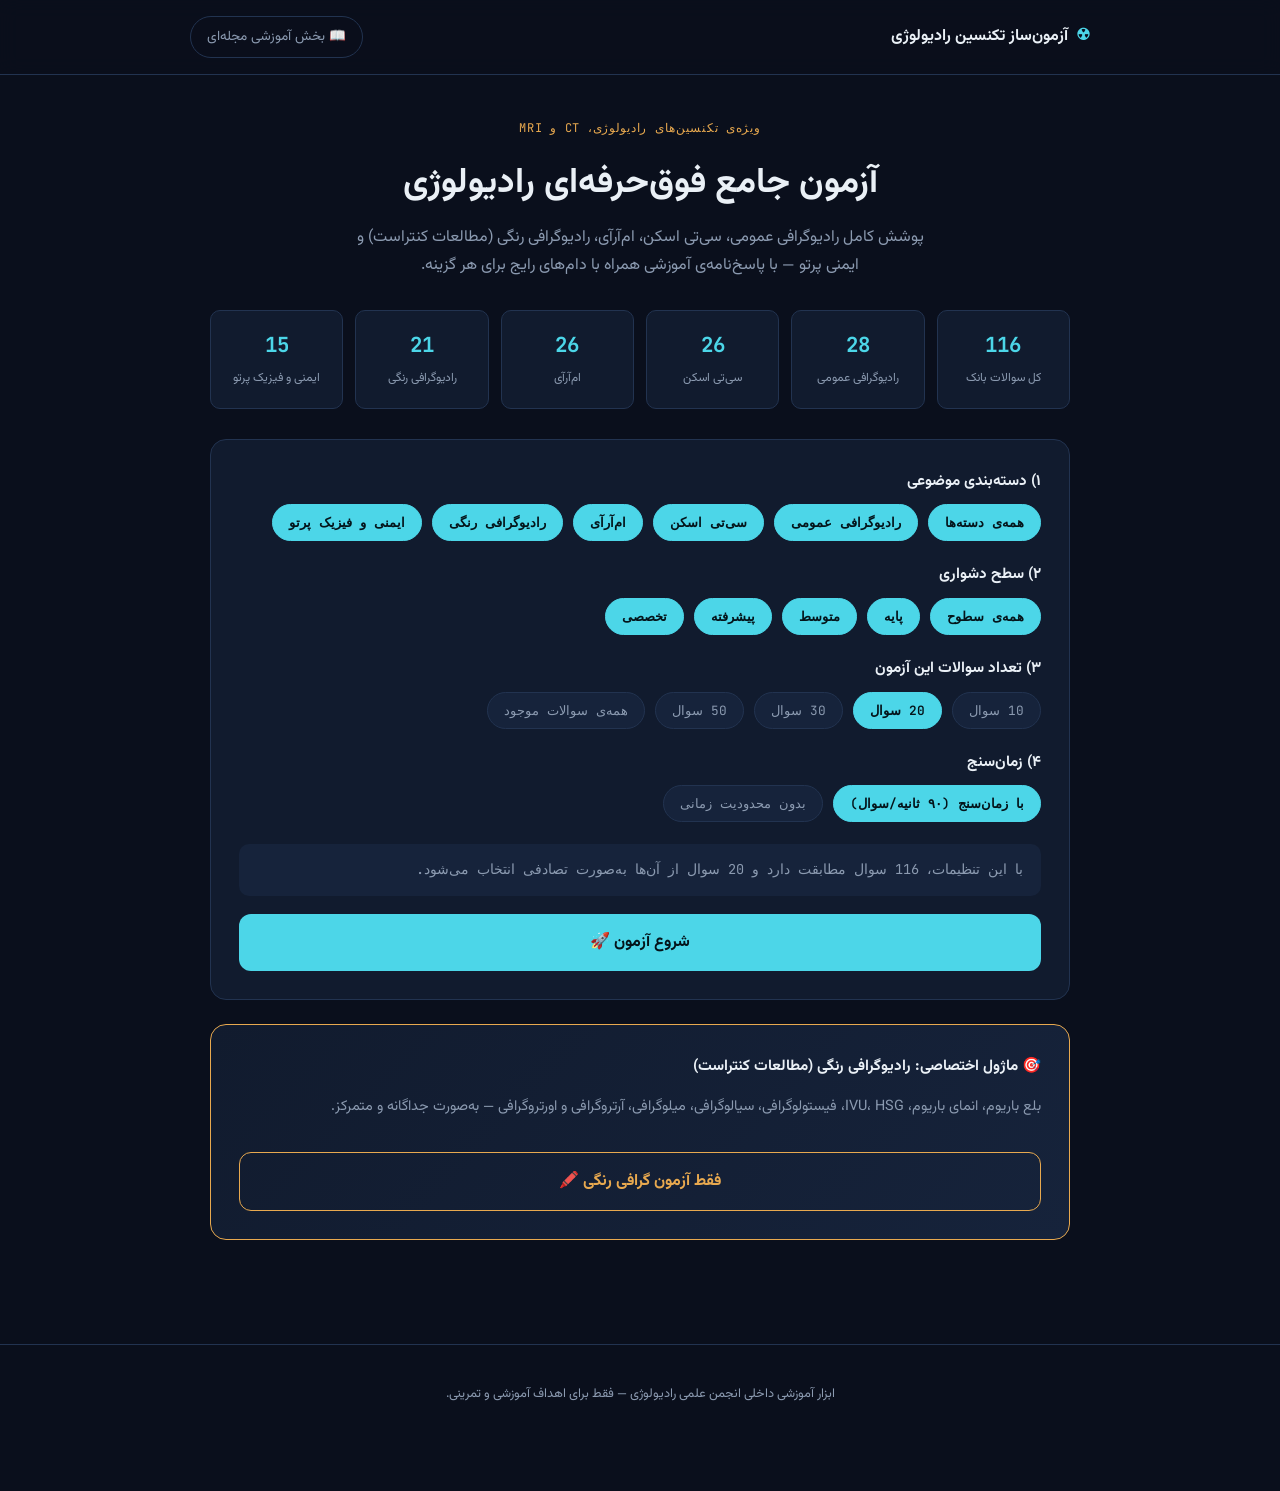
<file: exam.html>
<!DOCTYPE html>
<html lang="fa" dir="rtl">
<head>
<meta charset="UTF-8">
<meta name="viewport" content="width=device-width, initial-scale=1.0">
<title>آزمون‌ساز تکنسین‌های رادیولوژی | CT · MRI · رادیوگرافی · گرافی رنگی</title>
<link rel="preconnect" href="https://fonts.googleapis.com">
<link rel="preconnect" href="https://fonts.gstatic.com" crossorigin>
<link href="https://fonts.googleapis.com/css2?family=Vazirmatn:wght@400;500;600;700;800&family=JetBrains+Mono:wght@400;500&display=swap" rel="stylesheet">
<link rel="stylesheet" href="exam.css">
</head>
<body>

<header class="exam-header">
  <div class="exam-header-inner">
    <a href="../index.html" class="exam-brand"><span class="exam-brand-mark">☢</span> آزمون‌ساز تکنسین رادیولوژی</a>
    <a href="../education/magazine.html" class="exam-nav-link">📖 بخش آموزشی مجله‌ای</a>
  </div>
</header>

<main>

  <!-- ============ SETUP SCREEN ============ -->
  <section id="setupScreen" class="exam-section">
    <div class="setup-hero">
      <span class="setup-eyebrow">ویژه‌ی تکنسین‌های رادیولوژی، CT و MRI</span>
      <h1>آزمون جامع فوق‌حرفه‌ای رادیولوژی</h1>
      <p>پوشش کامل رادیوگرافی عمومی، سی‌تی اسکن، ام‌آرآی، رادیوگرافی رنگی (مطالعات کنتراست) و ایمنی پرتو — با پاسخ‌نامه‌ی آموزشی همراه با دام‌های رایج برای هر گزینه.</p>
    </div>

    <div class="setup-stats" id="bankStats"></div>

    <div class="setup-card">
      <h3>۱) دسته‌بندی موضوعی</h3>
      <div class="chip-row" id="categoryChips"></div>

      <h3>۲) سطح دشواری</h3>
      <div class="chip-row" id="difficultyChips"></div>

      <h3>۳) تعداد سوالات این آزمون</h3>
      <div class="chip-row" id="countChips"></div>

      <h3>۴) زمان‌سنج</h3>
      <div class="chip-row" id="timerChips"></div>

      <div class="setup-summary" id="setupSummary"></div>
      <button class="btn-start" id="startExamBtn">شروع آزمون 🚀</button>
    </div>

    <div class="setup-card contrast-highlight">
      <h3>🎯 ماژول اختصاصی: رادیوگرافی رنگی (مطالعات کنتراست)</h3>
      <p>بلع باریوم، انمای باریوم، IVU، HSG، فیستولوگرافی، سیالوگرافی، میلوگرافی، آرتروگرافی و اورتروگرافی — به‌صورت جداگانه و متمرکز.</p>
      <button class="btn-start btn-outline" id="startContrastBtn">فقط آزمون گرافی رنگی 🖍️</button>
    </div>
  </section>

  <!-- ============ EXAM SCREEN ============ -->
  <section id="examScreen" class="exam-section" style="display:none">
    <div class="exam-topbar">
      <div class="exam-progress-wrap">
        <div class="exam-progress-bar"><div class="exam-progress-fill" id="progressFill"></div></div>
        <span id="progressLabel">سوال ۱ از ۱۰</span>
      </div>
      <div class="exam-timer" id="examTimer">۰۰:۰۰</div>
    </div>

    <div class="question-card">
      <div class="question-meta">
        <span class="q-tag" id="qCategoryTag"></span>
        <span class="q-tag q-difficulty" id="qDifficultyTag"></span>
      </div>
      <h2 class="question-text" id="questionText"></h2>
      <div class="options-list" id="optionsList"></div>
    </div>

    <div class="exam-nav">
      <button class="btn-nav" id="prevBtn">‹ قبلی</button>
      <button class="btn-nav flag" id="flagBtn">🚩 علامت‌گذاری برای مرور</button>
      <button class="btn-nav" id="nextBtn">بعدی ›</button>
    </div>

    <button class="btn-submit" id="submitExamBtn">پایان آزمون و مشاهده‌ی نتیجه</button>

    <div class="question-jump" id="questionJump"></div>
  </section>

  <!-- ============ RESULTS SCREEN ============ -->
  <section id="resultsScreen" class="exam-section" style="display:none">
    <div class="result-summary" id="resultSummary"></div>
    <div class="result-breakdown" id="resultBreakdown"></div>
    <button class="btn-start" id="retryBtn">آزمون جدید</button>

    <h2 class="answer-key-title">📘 پاسخ‌نامه‌ی آموزشی کامل</h2>
    <p class="answer-key-desc">برای هر سوال، دلیل صحیح‌بودن پاسخ درست و دام‌های رایج هر گزینه‌ی غلط توضیح داده شده است.</p>
    <div id="answerKeyList"></div>
  </section>

</main>

<footer class="exam-footer">
  <p>ابزار آموزشی داخلی انجمن علمی رادیولوژی — فقط برای اهداف آموزشی و تمرینی.</p>
</footer>

<script src="exam-data.js"></script>
<script src="exam.js"></script>
</body>
</html>
</file>
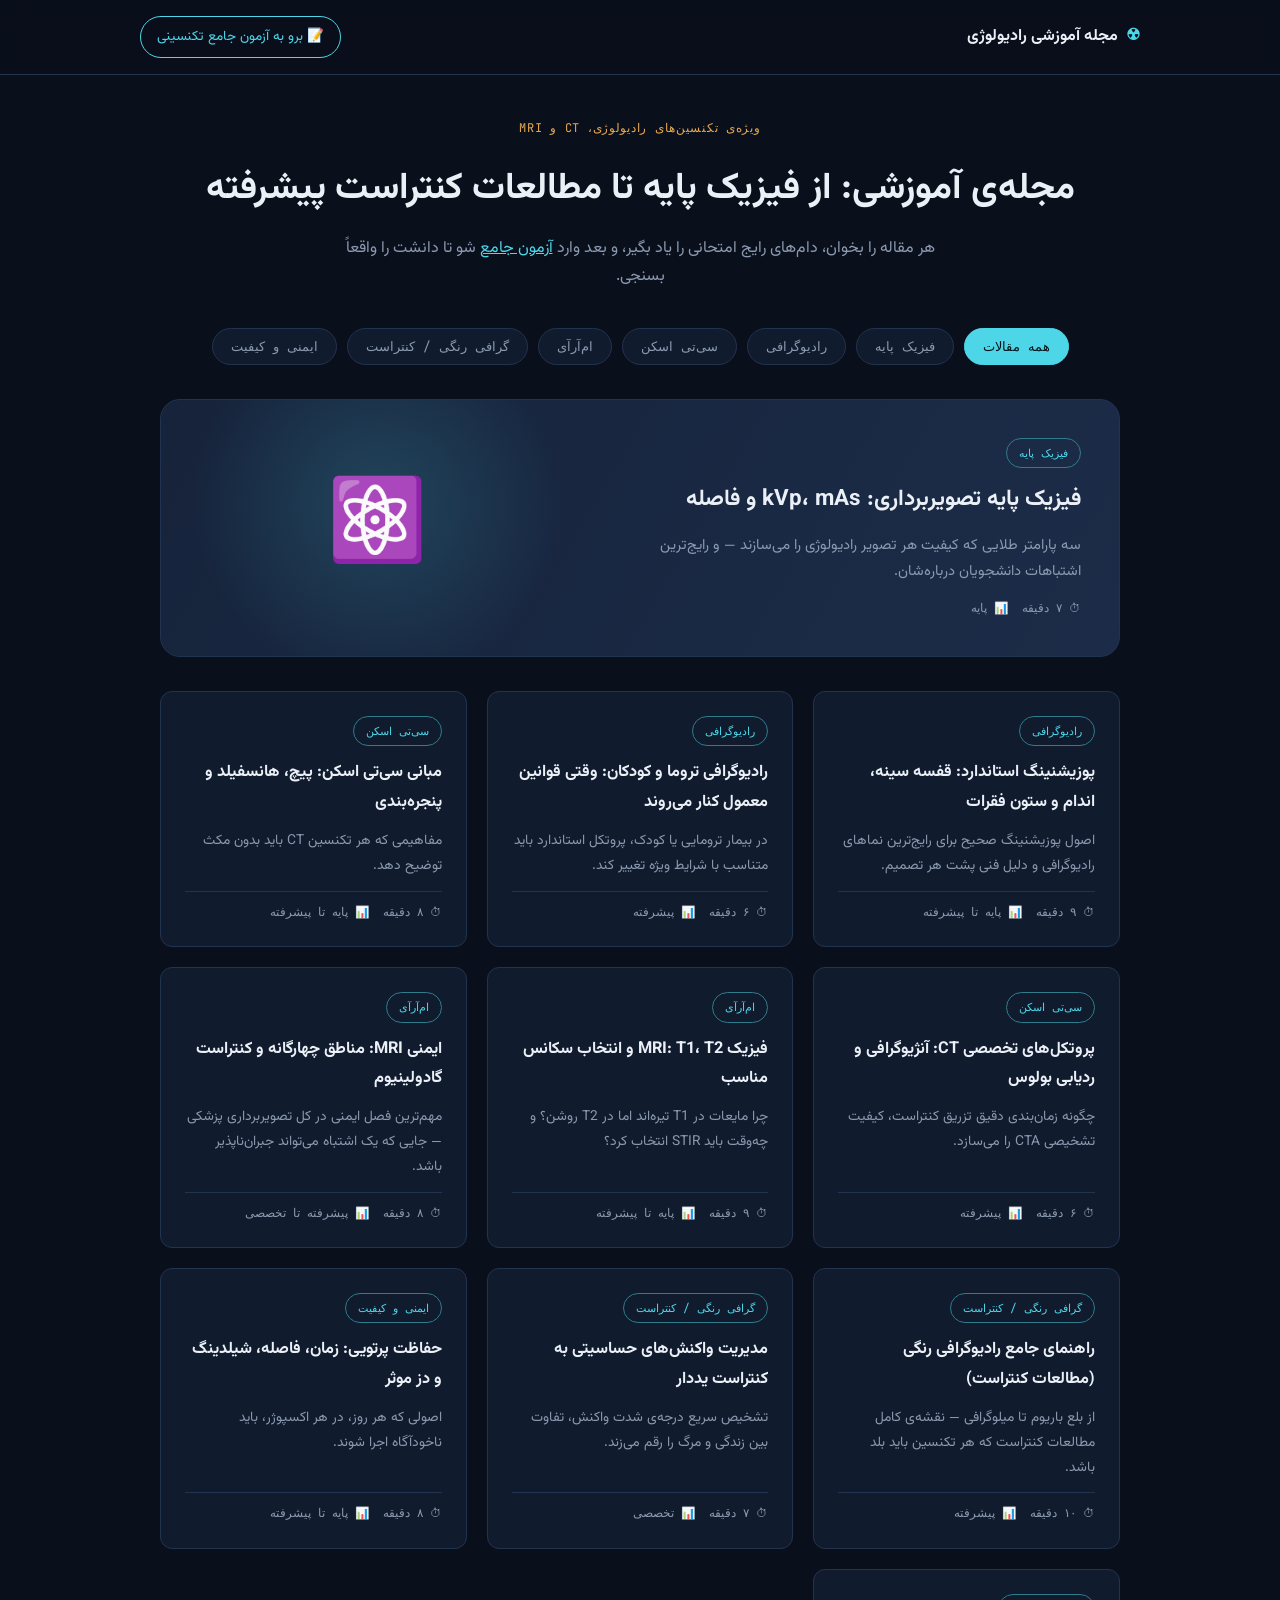
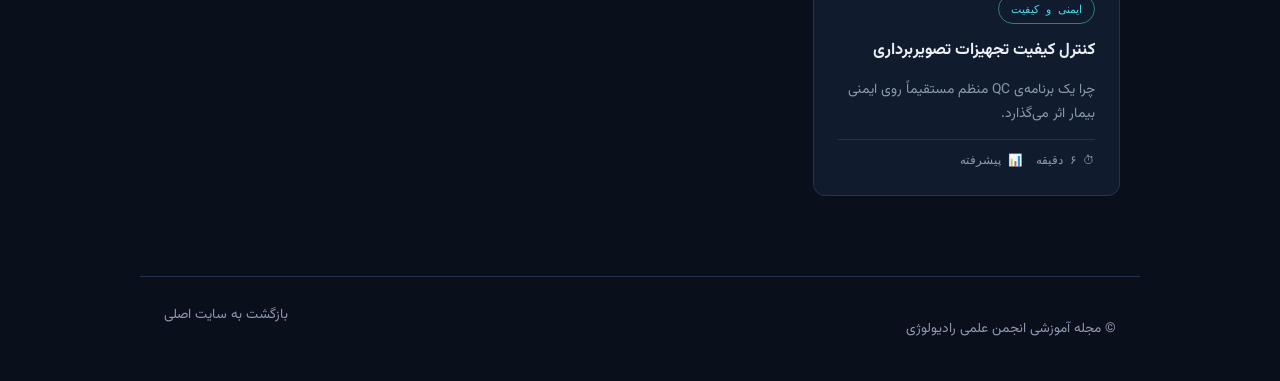
<file: magazine.html>
<!DOCTYPE html>
<html lang="fa" dir="rtl">
<head>
<meta charset="UTF-8">
<meta name="viewport" content="width=device-width, initial-scale=1.0">
<title>مجله آموزشی تکنسین‌های رادیولوژی | رادیوگرافی · CT · MRI · گرافی رنگی</title>
<link rel="preconnect" href="https://fonts.googleapis.com">
<link rel="preconnect" href="https://fonts.gstatic.com" crossorigin>
<link href="https://fonts.googleapis.com/css2?family=Vazirmatn:wght@400;500;600;700;800&family=JetBrains+Mono:wght@400;500&display=swap" rel="stylesheet">
<link rel="stylesheet" href="magazine.css">
</head>
<body>

<header class="mag-header">
  <div class="mag-header-inner">
    <a href="../index.html" class="mag-brand"><span class="mag-brand-mark">☢</span> مجله آموزشی رادیولوژی</a>
    <a href="../tester/exam.html" class="mag-nav-link">📝 برو به آزمون جامع تکنسینی</a>
  </div>
</header>

<main>

  <section class="mag-hero">
    <span class="mag-eyebrow">ویژه‌ی تکنسین‌های رادیولوژی، CT و MRI</span>
    <h1>مجله‌ی آموزشی: از فیزیک پایه تا مطالعات کنتراست پیشرفته</h1>
    <p>هر مقاله را بخوان، دام‌های رایج امتحانی را یاد بگیر، و بعد وارد <a href="../tester/exam.html">آزمون جامع</a> شو تا دانشت را واقعاً بسنجی.</p>
  </section>

  <div class="mag-tabs" id="magTabs"></div>

  <section class="mag-featured" id="magFeatured"></section>

  <div class="mag-grid" id="magGrid"></div>

</main>

<!-- ============ READER OVERLAY ============ -->
<div class="mag-reader" id="magReader" aria-hidden="true">
  <div class="mag-reader-inner">
    <button class="mag-reader-close" id="magReaderClose">✕ بستن</button>
    <span class="mag-reader-tag" id="readerTag"></span>
    <h2 id="readerTitle"></h2>
    <div class="mag-reader-meta" id="readerMeta"></div>
    <div class="mag-reader-content" id="readerContent"></div>
    <a href="../tester/exam.html" class="mag-reader-cta">📝 حالا این مبحث را در آزمون تمرین کن</a>
  </div>
</div>

<footer class="mag-footer">
  <p>© مجله آموزشی انجمن علمی رادیولوژی</p>
  <a href="../index.html">بازگشت به سایت اصلی</a>
</footer>

<script src="magazine-data.js"></script>
<script src="magazine.js"></script>
</body>
</html>
</file>
<file: exam.css>
:root{
  --bg-deep:#0A0F1C; --bg-panel:#111B2E; --bg-panel-2:#16233B; --bg-panel-3:#1C2C48;
  --accent-cyan:#4CD6E8; --accent-cyan-dim:#2E7C8C; --accent-amber:#E8A94F;
  --text-primary:#EAF0F6; --text-muted:#8B9AB0; --border-hair:#223350;
  --radius-md:10px; --font-display:'Vazirmatn',sans-serif; --font-mono:'JetBrains Mono',monospace;
  --ease:cubic-bezier(.22,.61,.36,1);
  --green:#5fe0a0; --red:#e88484;
}
*{ box-sizing:border-box; }
body{
  margin:0; background:var(--bg-deep); color:var(--text-primary);
  font-family:var(--font-display); line-height:1.75; -webkit-font-smoothing:antialiased;
}
a{ color:inherit; text-decoration:none; }

.exam-header{
  position:sticky; top:0; z-index:20; background:rgba(10,15,28,.9); backdrop-filter:blur(10px);
  border-bottom:1px solid var(--border-hair); padding:16px 24px;
}
.exam-header-inner{ max-width:900px; margin:0 auto; display:flex; justify-content:space-between; align-items:center; gap:14px; flex-wrap:wrap; }
.exam-brand{ font-weight:700; display:flex; align-items:center; gap:8px; }
.exam-brand-mark{ color:var(--accent-cyan); }
.exam-nav-link{ font-size:.85rem; color:var(--text-muted); border:1px solid var(--border-hair); border-radius:999px; padding:8px 16px; transition:.25s; }
.exam-nav-link:hover{ color:var(--accent-cyan); border-color:var(--accent-cyan); }

main{ max-width:900px; margin:0 auto; padding:40px 20px 80px; }

/* ---------- Setup screen ---------- */
.setup-hero{ text-align:center; margin-bottom:30px; }
.setup-eyebrow{ font-family:var(--font-mono); font-size:.75rem; color:var(--accent-amber); letter-spacing:.06em; }
.setup-hero h1{ font-size:clamp(1.6rem,4vw,2.2rem); margin:10px 0; }
.setup-hero p{ color:var(--text-muted); max-width:600px; margin:0 auto; }

.setup-stats{ display:grid; grid-template-columns:repeat(auto-fit,minmax(120px,1fr)); gap:12px; margin-bottom:30px; }
.setup-stats .stat-box{
  background:var(--bg-panel); border:1px solid var(--border-hair); border-radius:var(--radius-md);
  text-align:center; padding:16px 10px;
}
.setup-stats .stat-box b{ display:block; font-family:var(--font-mono); font-size:1.3rem; color:var(--accent-cyan); }
.setup-stats .stat-box span{ font-size:.75rem; color:var(--text-muted); }

.setup-card{
  background:var(--bg-panel); border:1px solid var(--border-hair); border-radius:16px;
  padding:28px; margin-bottom:24px;
}
.setup-card h3{ font-size:.95rem; margin:20px 0 10px; }
.setup-card h3:first-child{ margin-top:0; }
.chip-row{ display:flex; flex-wrap:wrap; gap:10px; }
.chip{
  font-family:var(--font-mono); font-size:.8rem; padding:9px 16px; border-radius:999px;
  border:1px solid var(--border-hair); background:var(--bg-panel-2); color:var(--text-muted);
  cursor:pointer; transition:all .2s var(--ease);
}
.chip:hover{ border-color:var(--accent-cyan); color:var(--text-primary); }
.chip.active{ background:var(--accent-cyan); border-color:var(--accent-cyan); color:#04141a; font-weight:600; }

.setup-summary{
  margin-top:22px; padding:14px 18px; background:var(--bg-panel-2); border-radius:10px;
  font-size:.85rem; color:var(--text-muted); font-family:var(--font-mono);
}
.btn-start{
  margin-top:18px; width:100%; padding:16px; border:none; border-radius:12px;
  background:var(--accent-cyan); color:#04141a; font-family:var(--font-display); font-weight:700;
  font-size:1rem; cursor:pointer; transition:all .25s var(--ease);
}
.btn-start:hover{ background:#7de4f0; box-shadow:0 0 0 6px rgba(76,214,232,.15); }
.btn-outline{ background:transparent; border:1px solid var(--accent-amber); color:var(--accent-amber); }
.btn-outline:hover{ background:var(--accent-amber); color:#04141a; }

.contrast-highlight{ border-color:var(--accent-amber); background:linear-gradient(135deg, var(--bg-panel), var(--bg-panel-2)); }
.contrast-highlight p{ color:var(--text-muted); font-size:.9rem; }

/* ---------- Exam screen ---------- */
.exam-topbar{ display:flex; align-items:center; gap:20px; margin-bottom:26px; flex-wrap:wrap; }
.exam-progress-wrap{ flex:1; min-width:220px; }
.exam-progress-bar{ height:6px; background:var(--bg-panel-2); border-radius:99px; overflow:hidden; margin-bottom:6px; }
.exam-progress-fill{ height:100%; background:var(--accent-cyan); width:0%; transition:width .3s var(--ease); }
#progressLabel{ font-family:var(--font-mono); font-size:.78rem; color:var(--text-muted); }
.exam-timer{
  font-family:var(--font-mono); font-size:1.1rem; color:var(--accent-amber);
  border:1px solid var(--border-hair); border-radius:8px; padding:8px 16px;
}

.question-card{
  background:var(--bg-panel); border:1px solid var(--border-hair); border-radius:16px;
  padding:30px; margin-bottom:20px;
}
.question-meta{ display:flex; gap:8px; margin-bottom:16px; flex-wrap:wrap; }
.q-tag{
  font-family:var(--font-mono); font-size:.7rem; padding:4px 12px; border-radius:999px;
  border:1px solid var(--border-hair); color:var(--text-muted);
}
.q-difficulty{ color:var(--accent-amber); border-color:rgba(232,169,79,.4); }
.question-text{ font-size:1.15rem; margin:0 0 22px; line-height:1.8; }

.options-list{ display:flex; flex-direction:column; gap:12px; }
.option-item{
  display:flex; align-items:center; gap:12px; padding:16px 18px; border-radius:12px;
  border:1px solid var(--border-hair); background:var(--bg-panel-2); cursor:pointer;
  transition:all .2s var(--ease);
}
.option-item:hover{ border-color:var(--accent-cyan); }
.option-item.selected{ border-color:var(--accent-cyan); background:rgba(76,214,232,.08); }
.option-letter{
  width:28px; height:28px; border-radius:50%; border:1px solid var(--border-hair);
  display:flex; align-items:center; justify-content:center; font-family:var(--font-mono);
  font-size:.8rem; flex-shrink:0; color:var(--text-muted);
}
.option-item.selected .option-letter{ background:var(--accent-cyan); color:#04141a; border-color:var(--accent-cyan); }

.exam-nav{ display:flex; gap:10px; margin-bottom:18px; flex-wrap:wrap; }
.btn-nav{
  flex:1; min-width:120px; padding:13px; border-radius:10px; border:1px solid var(--border-hair);
  background:var(--bg-panel); color:var(--text-primary); font-family:var(--font-display);
  cursor:pointer; transition:all .2s var(--ease);
}
.btn-nav:hover{ border-color:var(--accent-cyan); color:var(--accent-cyan); }
.btn-nav.flag.active{ border-color:var(--accent-amber); color:var(--accent-amber); }
.btn-submit{
  width:100%; padding:16px; border:none; border-radius:12px; background:var(--accent-amber);
  color:#221204; font-weight:700; font-family:var(--font-display); cursor:pointer; margin-bottom:24px;
}
.btn-submit:hover{ background:#f0bb6c; }

.question-jump{ display:flex; flex-wrap:wrap; gap:8px; justify-content:center; }
.jump-dot{
  width:34px; height:34px; border-radius:8px; border:1px solid var(--border-hair);
  background:var(--bg-panel); color:var(--text-muted); font-family:var(--font-mono); font-size:.75rem;
  cursor:pointer; display:flex; align-items:center; justify-content:center;
}
.jump-dot.answered{ border-color:var(--accent-cyan); color:var(--accent-cyan); }
.jump-dot.flagged{ border-color:var(--accent-amber); color:var(--accent-amber); }
.jump-dot.current{ background:var(--accent-cyan); color:#04141a; }

/* ---------- Results screen ---------- */
.result-summary{
  text-align:center; background:var(--bg-panel); border:1px solid var(--border-hair);
  border-radius:16px; padding:36px; margin-bottom:20px;
}
.result-summary .big-score{ font-family:var(--font-mono); font-size:3rem; color:var(--accent-cyan); font-weight:700; }
.result-summary p{ color:var(--text-muted); }

.result-breakdown{ display:grid; grid-template-columns:repeat(auto-fit,minmax(150px,1fr)); gap:12px; margin-bottom:24px; }
.result-breakdown .cat-box{
  background:var(--bg-panel); border:1px solid var(--border-hair); border-radius:10px; padding:14px; text-align:center;
}
.result-breakdown .cat-box b{ display:block; color:var(--accent-cyan); font-family:var(--font-mono); }
.result-breakdown .cat-box span{ font-size:.75rem; color:var(--text-muted); }

.answer-key-title{ margin-top:40px; }
.answer-key-desc{ color:var(--text-muted); font-size:.9rem; margin-bottom:26px; }

.answer-key-item{
  background:var(--bg-panel); border:1px solid var(--border-hair); border-radius:14px;
  padding:24px; margin-bottom:16px;
}
.answer-key-item.correct{ border-inline-start:4px solid var(--green); }
.answer-key-item.incorrect{ border-inline-start:4px solid var(--red); }
.answer-key-item .q-num{ font-family:var(--font-mono); font-size:.75rem; color:var(--text-muted); margin-bottom:8px; }
.answer-key-item h3{ margin:0 0 16px; font-size:1.02rem; }
.explain-row{
  display:flex; gap:10px; padding:10px 0; border-top:1px solid var(--border-hair); font-size:.88rem;
}
.explain-row:first-of-type{ border-top:none; }
.explain-mark{ flex-shrink:0; width:22px; height:22px; border-radius:50%; display:flex; align-items:center; justify-content:center; font-size:.7rem; font-family:var(--font-mono); }
.explain-row.is-correct .explain-mark{ background:var(--green); color:#04140a; }
.explain-row.is-wrong .explain-mark{ background:var(--bg-panel-2); border:1px solid var(--border-hair); color:var(--text-muted); }
.explain-row.was-picked-wrong .explain-mark{ background:var(--red); color:#1a0505; }
.explain-text{ color:var(--text-muted); }
.explain-text b{ color:var(--text-primary); }
.picked-tag{ font-family:var(--font-mono); font-size:.68rem; color:var(--accent-amber); }

.exam-footer{ text-align:center; padding:26px; color:var(--text-muted); font-size:.8rem; border-top:1px solid var(--border-hair); }

@media (max-width:600px){
  .exam-topbar{ flex-direction:column; align-items:stretch; }
  .exam-nav{ flex-direction:column; }
}
</file>
<file: magazine.css>
:root{
  --bg-deep:#0A0F1C; --bg-panel:#111B2E; --bg-panel-2:#16233B; --bg-panel-3:#1C2C48;
  --accent-cyan:#4CD6E8; --accent-cyan-dim:#2E7C8C; --accent-amber:#E8A94F;
  --text-primary:#EAF0F6; --text-muted:#8B9AB0; --border-hair:#223350;
  --radius-md:12px; --font-display:'Vazirmatn',sans-serif; --font-mono:'JetBrains Mono',monospace;
  --ease:cubic-bezier(.22,.61,.36,1);
}
*{ box-sizing:border-box; }
body{
  margin:0; background:var(--bg-deep); color:var(--text-primary);
  font-family:var(--font-display); line-height:1.8; -webkit-font-smoothing:antialiased;
}
a{ color:inherit; text-decoration:none; }

.mag-header{
  position:sticky; top:0; z-index:20; background:rgba(10,15,28,.9); backdrop-filter:blur(10px);
  border-bottom:1px solid var(--border-hair); padding:16px 24px;
}
.mag-header-inner{ max-width:1000px; margin:0 auto; display:flex; justify-content:space-between; align-items:center; gap:14px; flex-wrap:wrap; }
.mag-brand{ font-weight:700; display:flex; align-items:center; gap:8px; }
.mag-brand-mark{ color:var(--accent-cyan); }
.mag-nav-link{ font-size:.85rem; color:var(--accent-cyan); border:1px solid var(--accent-cyan); border-radius:999px; padding:8px 16px; transition:.25s; }
.mag-nav-link:hover{ background:var(--accent-cyan); color:#04141a; }

main{ max-width:1000px; margin:0 auto; padding:40px 20px 80px; }

.mag-hero{ text-align:center; margin-bottom:36px; }
.mag-eyebrow{ font-family:var(--font-mono); font-size:.75rem; color:var(--accent-amber); letter-spacing:.06em; text-transform:uppercase; }
.mag-hero h1{ font-size:clamp(1.6rem,3.4vw,2.3rem); margin:12px 0; }
.mag-hero p{ color:var(--text-muted); max-width:640px; margin:0 auto; }
.mag-hero p a{ color:var(--accent-cyan); text-decoration:underline; }

.mag-tabs{ display:flex; flex-wrap:wrap; gap:10px; justify-content:center; margin-bottom:34px; }
.mag-tab{
  font-family:var(--font-mono); font-size:.8rem; padding:9px 18px; border-radius:999px;
  border:1px solid var(--border-hair); color:var(--text-muted); background:var(--bg-panel); cursor:pointer;
  transition:all .25s var(--ease);
}
.mag-tab:hover{ color:var(--text-primary); border-color:var(--accent-cyan); }
.mag-tab.active{ background:var(--accent-cyan); color:#04141a; border-color:var(--accent-cyan); }

.mag-featured{ margin-bottom:34px; }
.mag-featured-card{
  display:grid; grid-template-columns:1.1fr .9fr; gap:0;
  background:linear-gradient(120deg, var(--bg-panel-2), var(--bg-panel-3));
  border:1px solid var(--border-hair); border-radius:20px; overflow:hidden;
  cursor:pointer; transition:transform .3s var(--ease), box-shadow .3s var(--ease);
}
.mag-featured-card:hover{ transform:translateY(-4px); box-shadow:0 24px 50px -20px rgba(76,214,232,.3); }
.mag-featured-text{ padding:38px; display:flex; flex-direction:column; justify-content:center; gap:12px; }
.mag-featured-visual{
  display:flex; align-items:center; justify-content:center; font-size:5rem;
  background:radial-gradient(circle at 50% 40%, rgba(76,214,232,.18), transparent 70%);
}
.mag-tag{
  display:inline-flex; align-self:flex-start; font-family:var(--font-mono); font-size:.7rem;
  color:var(--accent-cyan); border:1px solid var(--accent-cyan-dim); border-radius:999px; padding:4px 12px;
}
.mag-featured-text h2{ margin:0; font-size:1.4rem; }
.mag-featured-text p{ color:var(--text-muted); margin:0; font-size:.92rem; }
.mag-meta-row{ display:flex; gap:14px; font-family:var(--font-mono); font-size:.72rem; color:var(--text-muted); }

.mag-grid{ display:grid; grid-template-columns:repeat(auto-fit, minmax(260px,1fr)); gap:20px; }
.mag-card{
  background:var(--bg-panel); border:1px solid var(--border-hair); border-radius:var(--radius-md);
  padding:24px; cursor:pointer; display:flex; flex-direction:column; gap:12px;
  transition:transform .3s var(--ease), border-color .3s var(--ease), box-shadow .3s var(--ease);
}
.mag-card:hover{ transform:translateY(-4px); border-color:var(--accent-cyan); box-shadow:0 20px 40px -20px rgba(76,214,232,.3); }
.mag-card h3{ margin:0; font-size:1.02rem; }
.mag-card p{ margin:0; color:var(--text-muted); font-size:.86rem; flex:1; }
.mag-card .mag-meta-row{ border-top:1px solid var(--border-hair); padding-top:10px; }
.mag-empty{ text-align:center; color:var(--text-muted); padding:40px; grid-column:1/-1; }

/* ---------- Reader overlay ---------- */
.mag-reader{
  position:fixed; inset:0; z-index:100; background:rgba(5,8,15,.88); backdrop-filter:blur(6px);
  display:none; align-items:flex-start; justify-content:center; overflow-y:auto; padding:60px 20px;
}
.mag-reader.open{ display:flex; }
.mag-reader-inner{
  max-width:720px; width:100%; background:var(--bg-panel); border:1px solid var(--border-hair);
  border-radius:20px; padding:44px; position:relative;
}
.mag-reader-close{
  position:absolute; top:20px; inset-inline-end:20px; background:none; border:1px solid var(--border-hair);
  color:var(--text-muted); border-radius:999px; padding:8px 16px; cursor:pointer; font-family:var(--font-display);
}
.mag-reader-close:hover{ color:var(--accent-cyan); border-color:var(--accent-cyan); }
.mag-reader-tag{ display:inline-block; font-family:var(--font-mono); font-size:.72rem; color:var(--accent-cyan); margin-bottom:10px; }
.mag-reader-inner h2{ margin:0 0 10px; font-size:1.5rem; }
.mag-reader-meta{ font-family:var(--font-mono); font-size:.75rem; color:var(--text-muted); margin-bottom:24px; display:flex; gap:14px; }
.mag-reader-content h3{ color:var(--accent-cyan); font-size:1.05rem; margin:26px 0 10px; }
.mag-reader-content p{ color:var(--text-primary); font-size:.95rem; margin:0 0 14px; }
.mag-reader-content b{ color:var(--accent-amber); }
.mag-callout{
  background:rgba(232,169,79,.08); border:1px solid rgba(232,169,79,.3); border-radius:10px;
  padding:16px 18px; font-size:.88rem; margin:18px 0;
}
.mag-reader-cta{
  display:inline-flex; margin-top:20px; background:var(--accent-cyan); color:#04141a;
  padding:13px 26px; border-radius:999px; font-weight:600; font-size:.9rem;
}

.mag-footer{
  border-top:1px solid var(--border-hair); padding:26px 24px; display:flex; justify-content:space-between;
  flex-wrap:wrap; gap:12px; color:var(--text-muted); font-size:.85rem; max-width:1000px; margin:0 auto;
}
.mag-footer a:hover{ color:var(--accent-cyan); }

@media (max-width:720px){
  .mag-featured-card{ grid-template-columns:1fr; }
  .mag-featured-visual{ min-height:140px; }
  .mag-reader-inner{ padding:28px 22px; }
}
</file>
